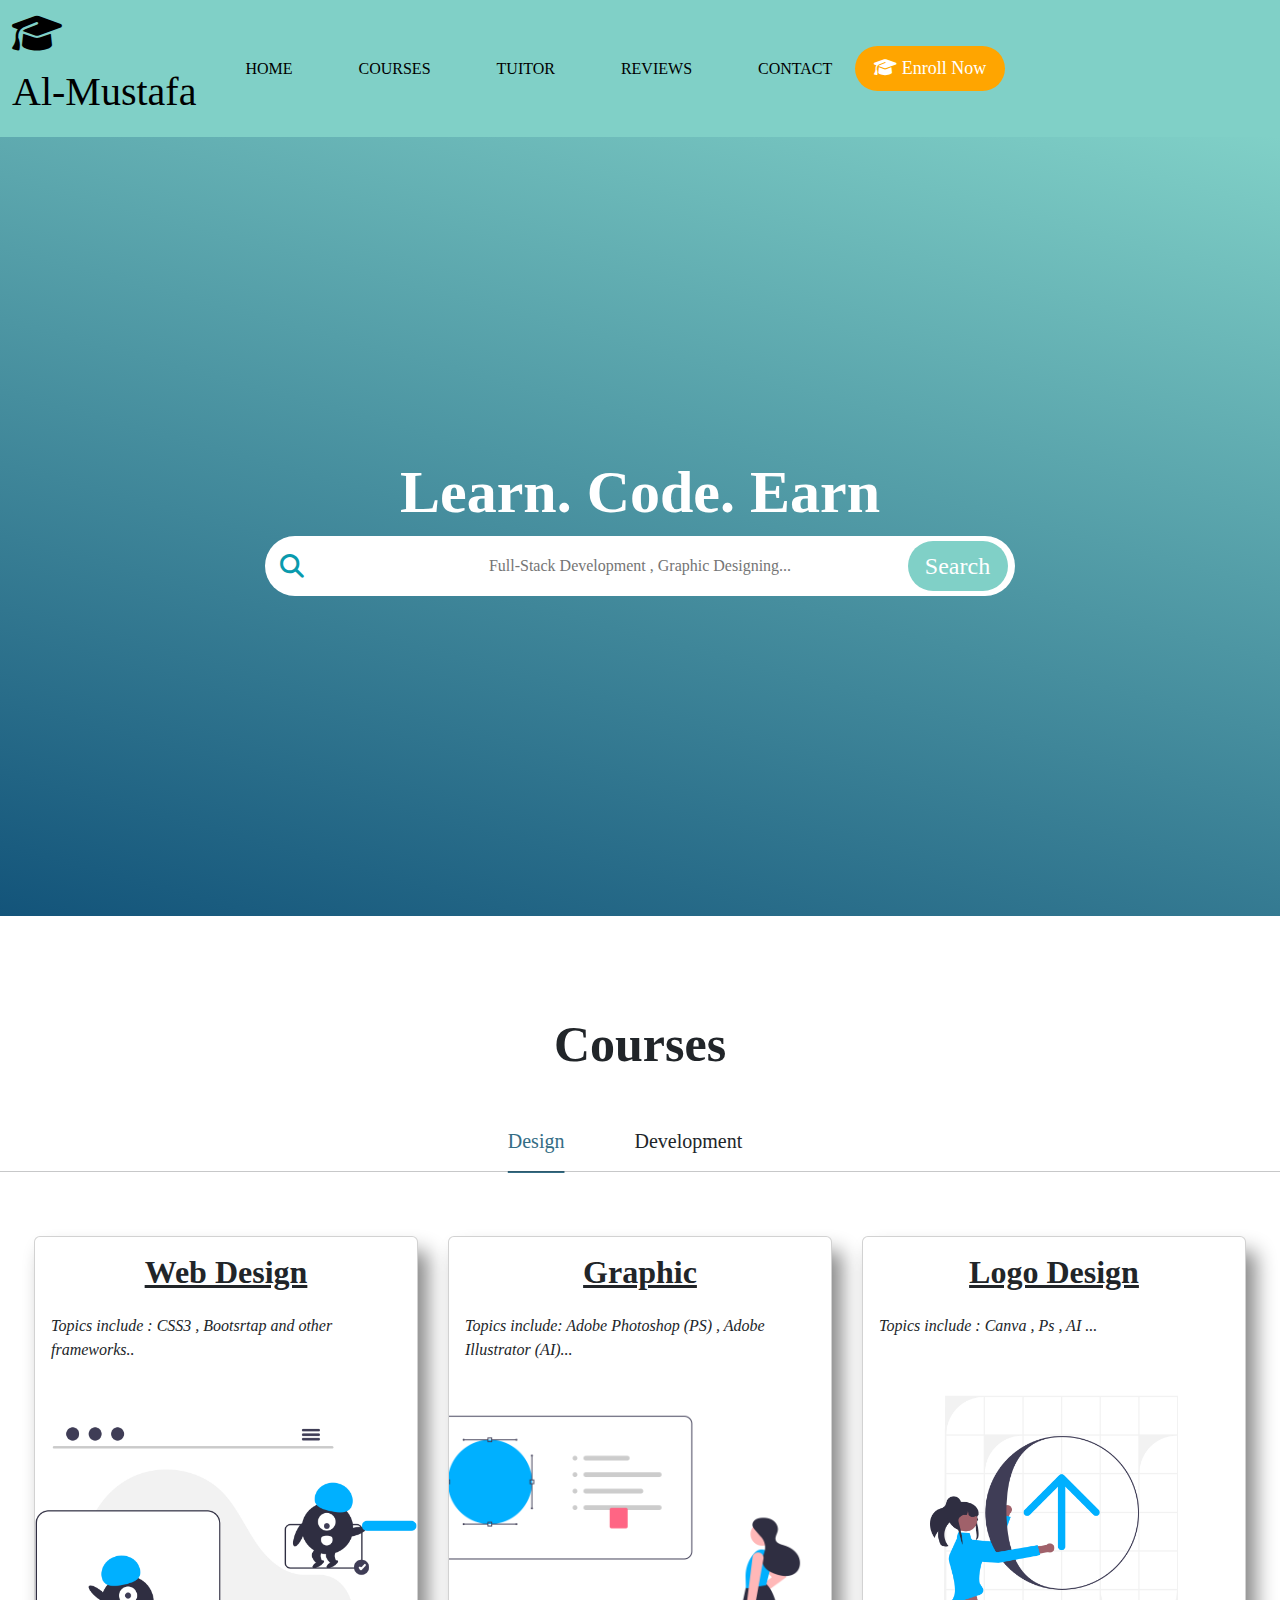
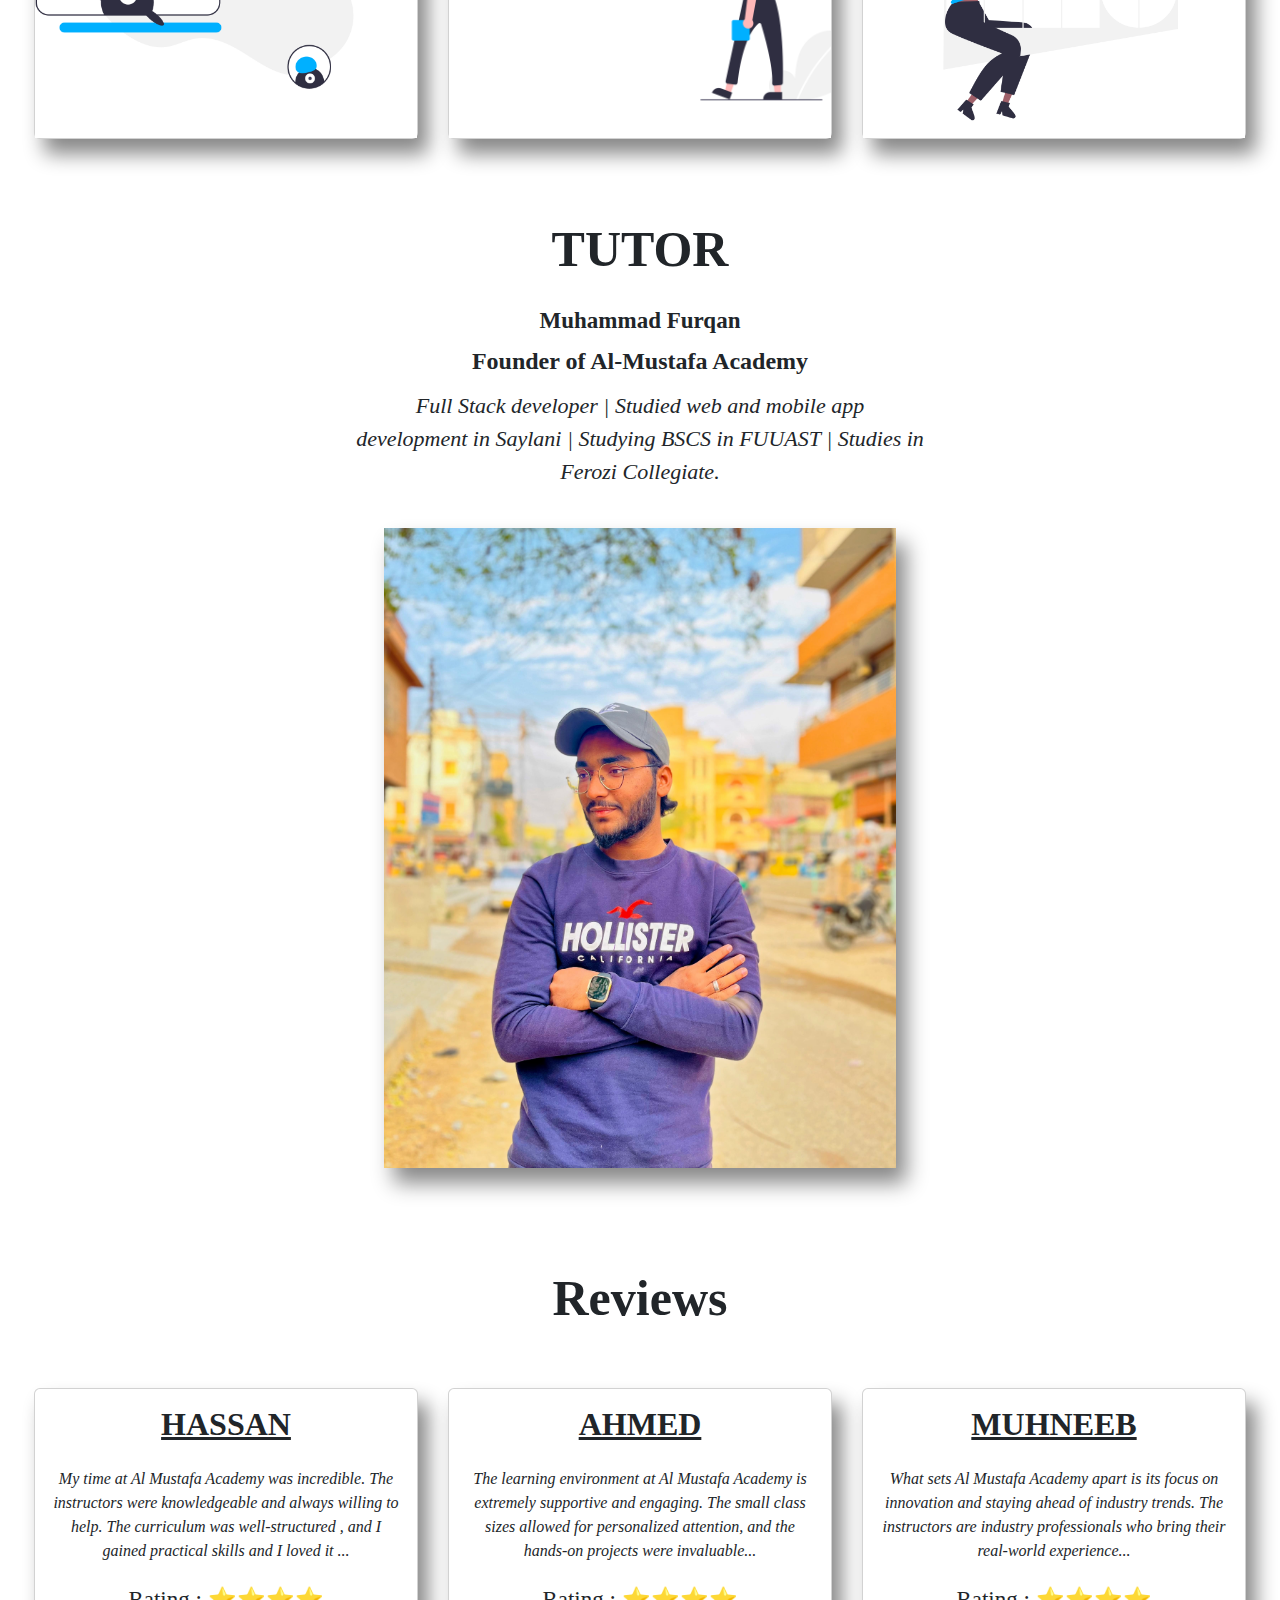
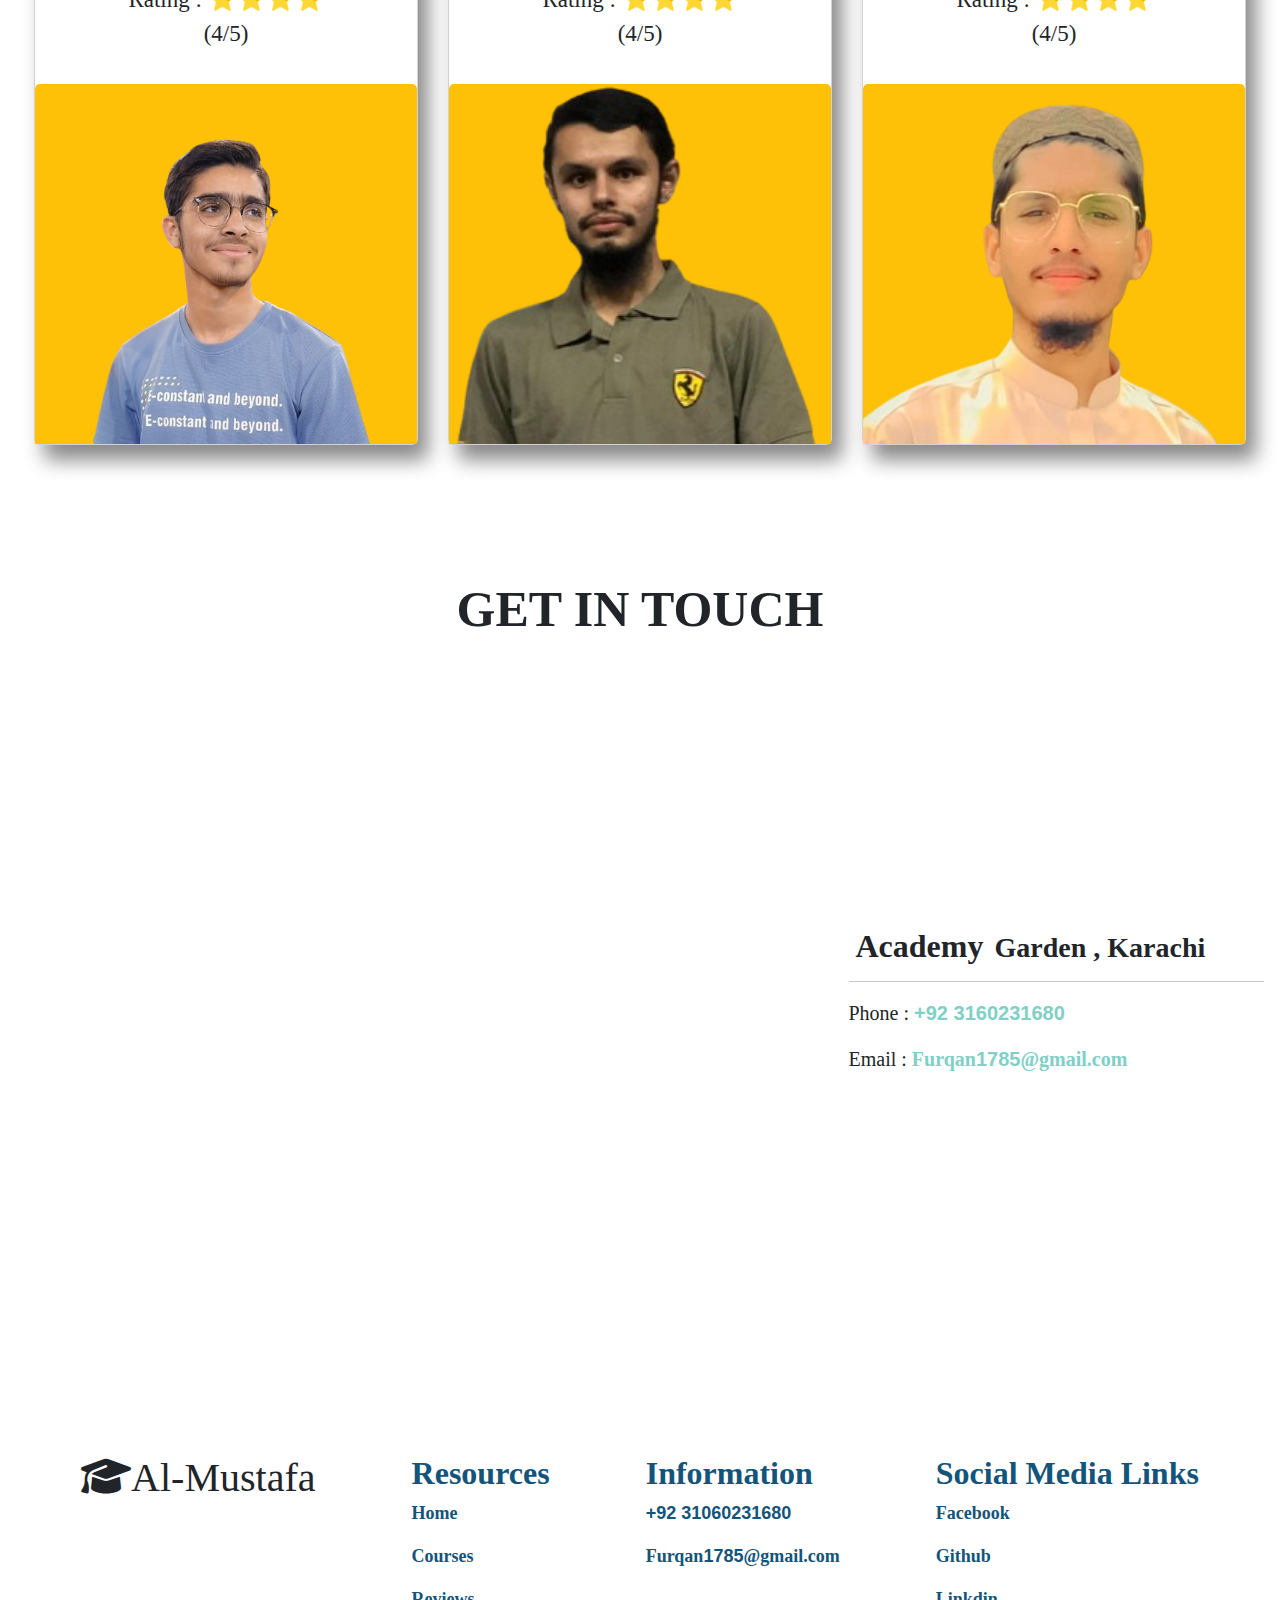
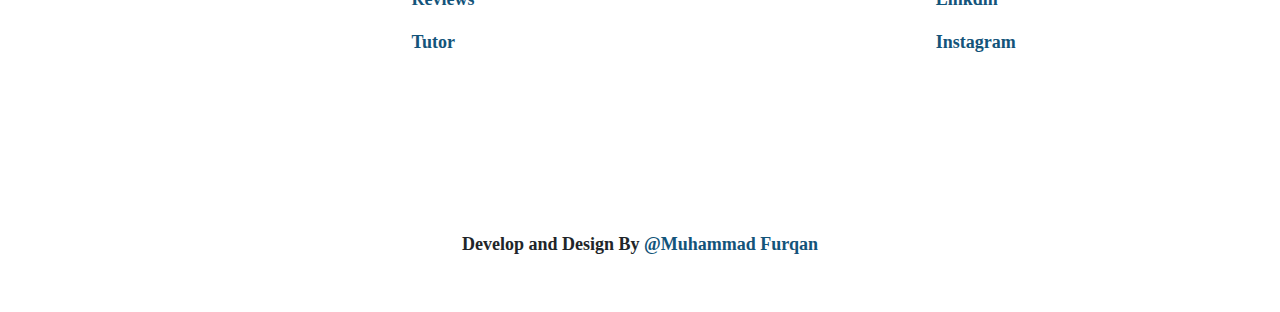
<file: index.html>
<!DOCTYPE html>
<html lang="en">

<head>
    <meta charset="UTF-8">
    <meta name="viewport" content="width=device-width, initial-scale=1.0">
    <title>Al-Mustafa Academy</title>
    <link rel="stylesheet" href="https://cdn.jsdelivr.net/npm/bootstrap@5.3.3/dist/css/bootstrap.min.css">
    <link rel="stylesheet" href="style.css">
    <link rel="stylesheet" href="https://cdnjs.cloudflare.com/ajax/libs/font-awesome/6.7.2/css/all.min.css"
        integrity="sha512-Evv84Mr4kqVGRNSgIGL/F/aIDqQb7xQ2vcrdIwxfjThSH8CSR7PBEakCr51Ck+w+/U6swU2Im1vVX0SVk9ABhg=="
        crossorigin="anonymous" referrerpolicy="no-referrer" />
</head>

<body>

    <!-- navbar -->


    <nav class="navbar navbar-expand-lg subcontainer">
        <div class="container-fluid container1">
            <a class="navbar-brand" href="#">
                <i id="logo" class="fa-solid fa-graduation-cap"></i>
                <h1>Al-Mustafa</h1>
            </a>
            <div class="collapse navbar-collapse" id="navbarText">
                <ul class="navbar-nav mb-2 mb-lg-0">

                    <li class="nav-item navli">
                        <a class="nav-link active" aria-current="page" href="#">HOME</a>
                    </li>

                    <li class="nav-item navli">
                        <a class="nav-link active" aria-current="page" href="#">COURSES</a>
                    </li>

                    <li class="nav-item navli">
                        <a class="nav-link active" aria-current="page" href="#">TUITOR</a>
                    </li>

                    <li class="nav-item navli">
                        <a class="nav-link active" aria-current="page" href="#">REVIEWS</a>
                    </li>

                    <li class="nav-item navli">
                        <a class="nav-link active" aria-current="page" href="#">CONTACT</a>
                    </li>

                </ul>
                <span class="navbar-text">
                    <button id="button1">
                        <i class="fa-solid fa-graduation-cap"></i>
                        Enroll Now
                    </button>
                </span>
            </div>
        </div>
    </nav>

    <!-- Section 1 -->

    <section class="header">
        <div class="head">
            <h1 id="headerh1">Learn. Code. Earn</h1>
        </div>

        <div class="search-container">
            <i id="logo2" class="fas fa-search"></i>
            <input type="text" placeholder="Full-Stack Development , Graphic Designing..." class="search-input">
            <button class="searchbutton">
                Search
            </button>
        </div>
    </section> <br> <br>


    <!-- COURSES -->

    <div class="courses">
        <h1 id="courseh1">Courses</h1>
        <br>
        <div class="course-p">
            <p id="first">Design</p>
            <p id="second">Development</p>
        </div>
    </div>
    <hr id="hr"> <br><br>

    <!-- Cards -->

    <div class="cardsparent">
        <div class="card">
            <div class="card-body">
                <h2 class="card-title">Web Design</h2>
                <p class="card-text">Topics include : CSS3 , Bootsrtap and other frameworks..</p>
            </div>
            <img src="images/card-1.png" class="card-img-top" alt="Img not found">
        </div>

        <div class="card">
            <div class="card-body">
                <h2 class="card-title">Graphic</h2>
                <p class="card-text">Topics include: Adobe Photoshop (PS) , Adobe Illustrator (AI)...
                </p>
            </div>
            <img src="images/card-2.png" class="card-img-top" alt="Img not found">
        </div>

        <div class="card">
            <div class="card-body">
                <h2 class="card-title">Logo Design</h2>
                <p class="card-text">Topics include : Canva , Ps , AI ...
                </p>
            </div>
            <img src="images/card-3.png" class="card-img-top" alt="Img not found">
        </div>
    </div>


    <!-- Tutor -->

    <div class="tutorparent">
        <h1 class="tutorh1">TUTOR</h1>
        <h3 class="tutorh3">Muhammad Furqan</h3>
        <h4 class="tutorh4">Founder of Al-Mustafa Academy</h4>
        <p class="tutorp">Full Stack developer | Studied web and mobile app <br>
            development in Saylani | Studying BSCS in FUUAST | Studies in <br>
            Ferozi Collegiate.
        </p> <br>
        <img class="tutorimg" src="./images/WhatsApp Image 2025-01-13 at 16.41.35_6287d6f5.jpg" alt="img not found">
    </div>


    <!-- Reviews -->


    <div class="heading">
        <h1>Reviews</h1>
    </div>

    <div class="reviews">
        <div class="card">
            <div class="card-body">
                <h2 class="card-title">HASSAN</h2>
                <p class="card-text ratep">My time at Al Mustafa Academy was incredible. The instructors were
                    knowledgeable and always willing to help. The curriculum was well-structured , and I gained
                    practical skills and I loved it ...</p>
                <P class="rate">Rating : ⭐⭐⭐⭐ <br> (4/5)</P>
            </div>
            <img src="images/Hassaan.png" class="card-img-top" alt="Img not found">
        </div>

        <div class="card">
            <div class="card-body">
                <h2 class="card-title">AHMED</h2>
                <p class="card-text ratep">The learning environment at Al Mustafa Academy is extremely supportive and
                    engaging. The small class sizes allowed for personalized attention, and the hands-on projects were
                    invaluable...</p>
                <P class="rate">Rating : ⭐⭐⭐⭐ <br> (4/5)</P>
            </div>
            <img src="images/ahmed.png" class="card-img-top" alt="Img not found">
        </div>

        <div class="card">
            <div class="card-body">
                <h2 class="card-title">MUHNEEB</h2>
                <p class="card-text ratep">What sets Al Mustafa Academy apart is its focus on innovation and staying
                    ahead of industry trends. The instructors are industry professionals who bring their real-world
                    experience...</p>
                <P class="rate">Rating : ⭐⭐⭐⭐ <br> (4/5)</P>
            </div>
            <img src="images/muneeb.png" class="card-img-top" alt="Img not found">
        </div>
    </div> <br>

    <!-- Get into Touch -->

    <div class="get">
        <h1>GET IN TOUCH</h1>
    </div>

    <div class="getin">
        <div class="map">
            <iframe class="map1"
                src="https://www.google.com/maps/embed?pb=!1m18!1m12!1m3!1d28943.6885340104!2d67.05680849235017!3d24.933396203437!2m3!1f0!2f0!3f0!3m2!1i1024!2i768!4f13.1!3m3!1m2!1s0x3eb33f60a0781265%3A0x2befaba123014ab1!2sSMIT%20Gulshan%20Campus!5e0!3m2!1sen!2s!4v1736777417597!5m2!1sen!2s"
                width="600" height="450" style="border:0;" allowfullscreen="" loading="lazy"
                referrerpolicy="no-referrer-when-downgrade"></iframe>
        </div>

        <div class="address">
            <h2 class="addressh">Academy</h2>
            <h3 class="addressh">Garden , Karachi</h3>
            <hr>
            <div class="addressdiv">
                <p>Phone : <span class="addressp"><span class="no">+92 3160231680</span></span></p>
                <p>Email : <a
                        href="https://mail.google.com/mail/?view=cm&fs=1&to=mf6065105@gmail.com&su=Hello&body=I%20want%20to%20contact%20you."
                        target="_blank"><span class="addressp">Furqan<span class="no">1785</span>@gmail.com</span></a>
                </p>
            </div>
        </div>

    </div>


    <!-- Footer -->

    <div class="footer">
        <div class="footerlogo">
            <h1><i id="footerlogo" class="fa-solid fa-graduation-cap"></i>Al-Mustafa</i></h1>
        </div>

        <div class="footerbody">
            <h2>Resources</h2>
            <p>Home</p>
            <p>Courses</p>
            <p>Reviews</p>
            <p>Tutor</p>
        </div>

        <div class="footerbody">
            <h2>Information</h2>
            <p><a href="tel:+923053277220"><span class="no">+92 31060231680</span></a></p>
            <p><a class="email"
                    href="mailto:mf6065105@gmail.com@gmail.com?subject=Hello&body=I want to contact you.">Furqan<span
                        class="no">1785</span>@gmail.com</a></p>
        </div>

        <div class="footerbody">
            <h2>Social Media Links</h2>
            <p><a href="https://www.facebook.com/profile.php?id=100027537503698" target="_blank"
                    rel="noopener noreferrer">Facebook</a></p>
            <p><a href="https://github.com/Furqan2710" target="_blank" rel="noopener noreferrer">Github</a></p>
            <p><a href="https://www.linkedin.com/in/muhammad-furqan-612606286/" target="_blank"
                    rel="noopener noreferrer">Linkdin</a></p>
            <p><a href="https://www.instagram.com/m_furqan10/" target="_blank" rel="noopener noreferrer">Instagram</a>
            </p>
        </div>
    </div>

    <div class="end">
        Develop and Design By <span class="portfolio"><a href="">@Muhammad Furqan</span>
    </div>


    <script src="https://cdn.jsdelivr.net/npm/bootstrap@5.3.3/dist/js/bootstrap.bundle.min.js"></script>
</body>

</html>
</file>
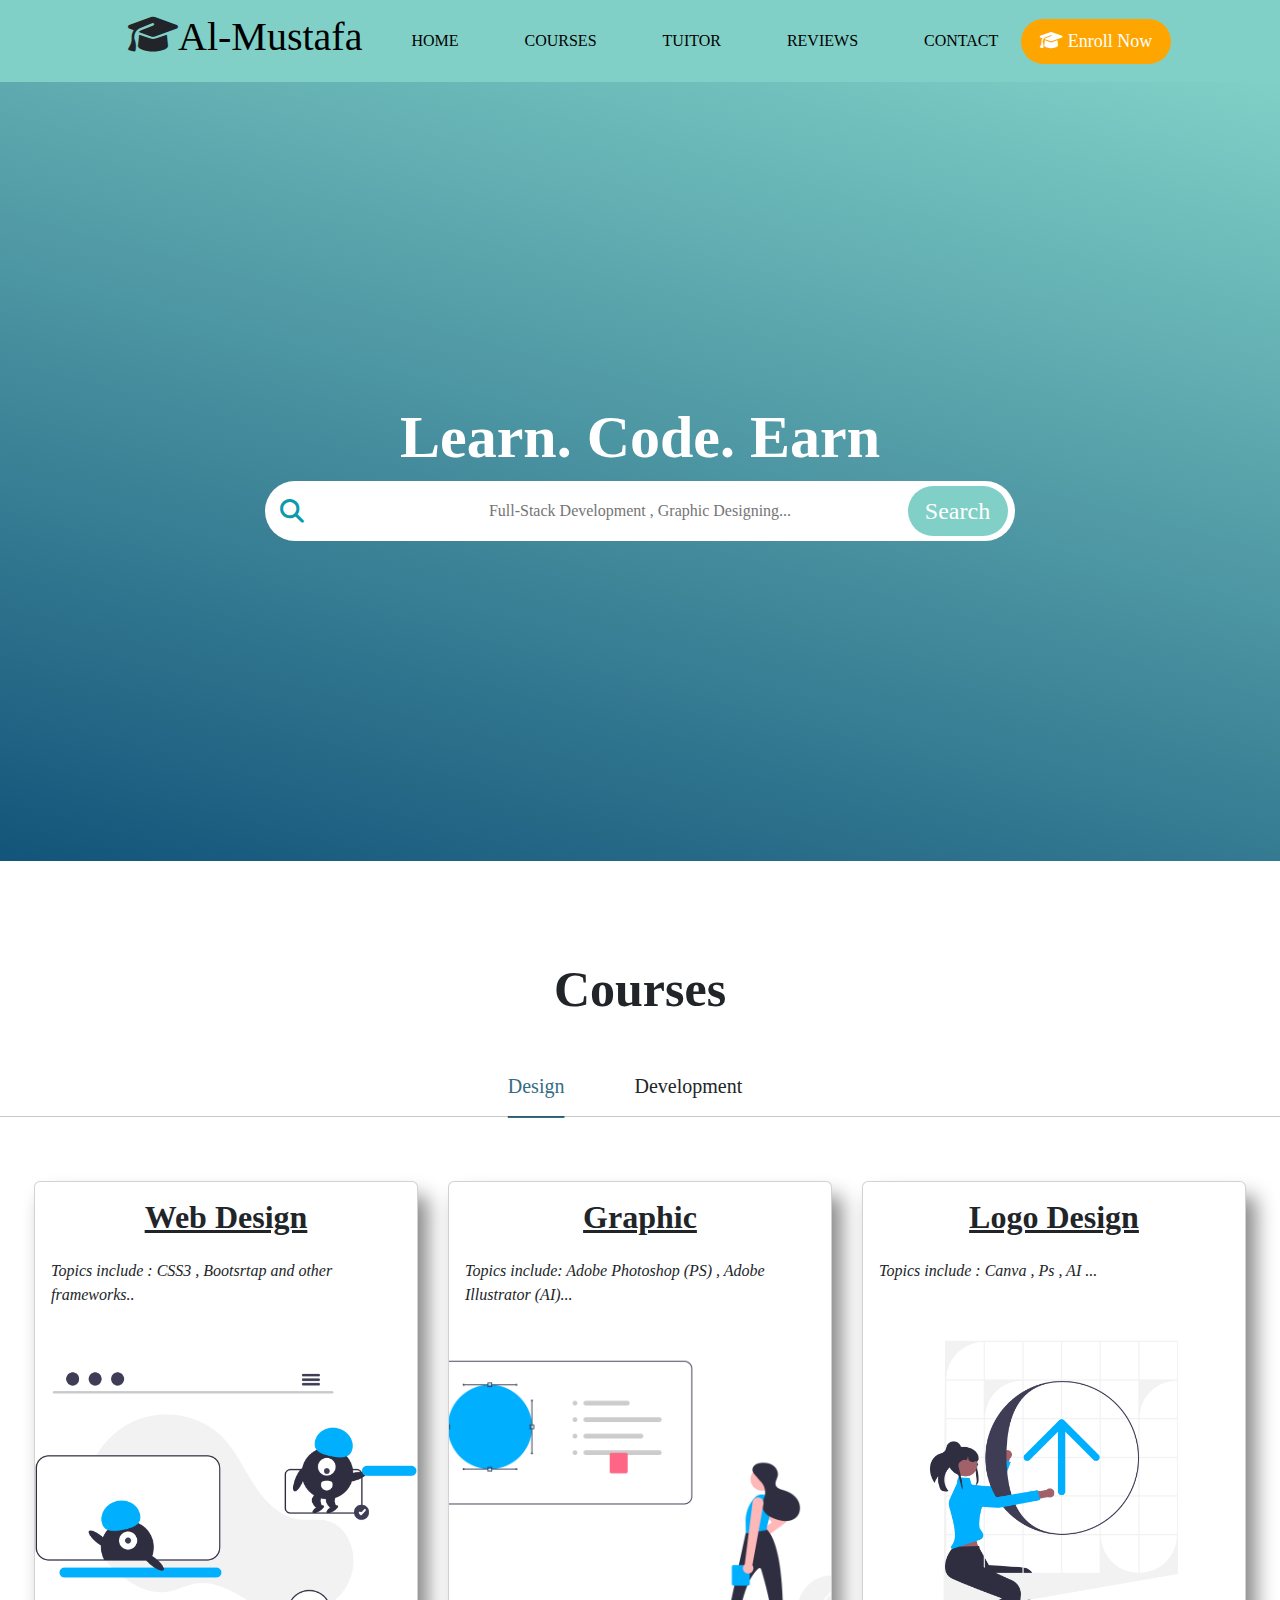
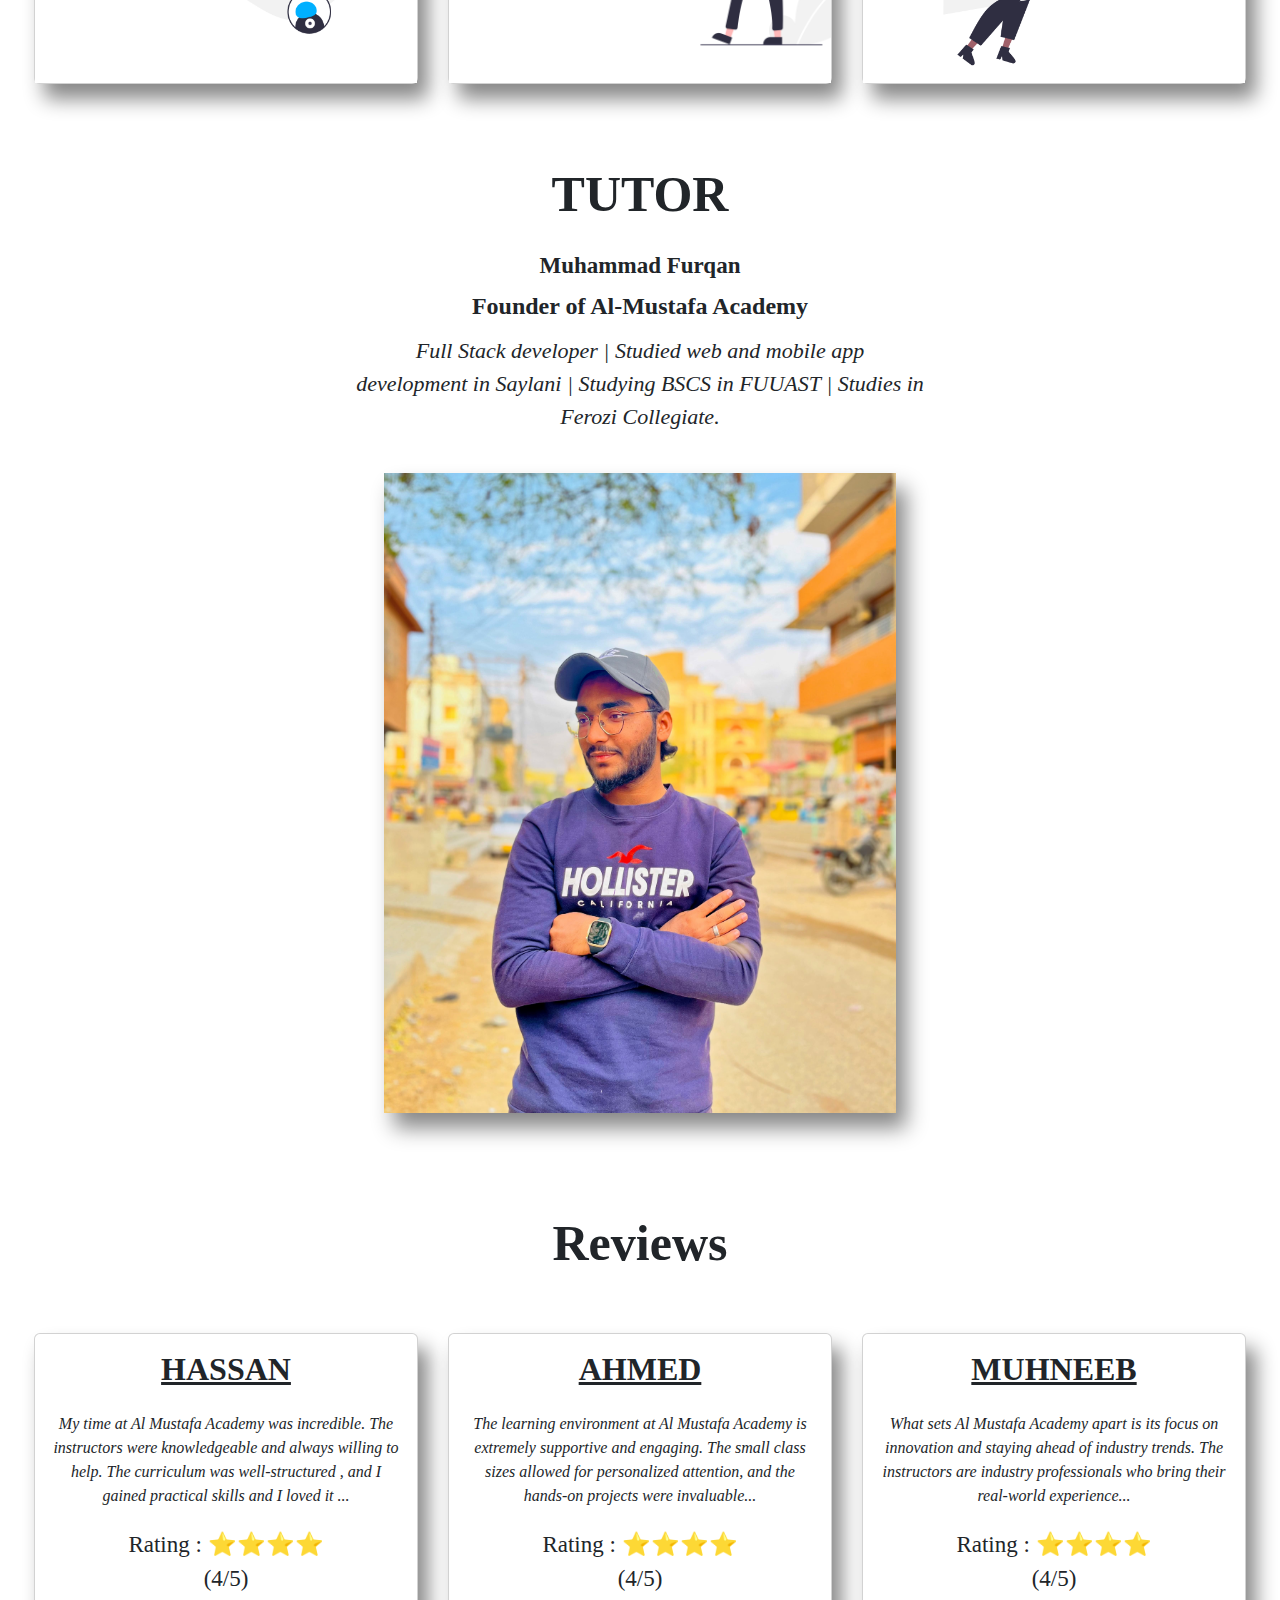
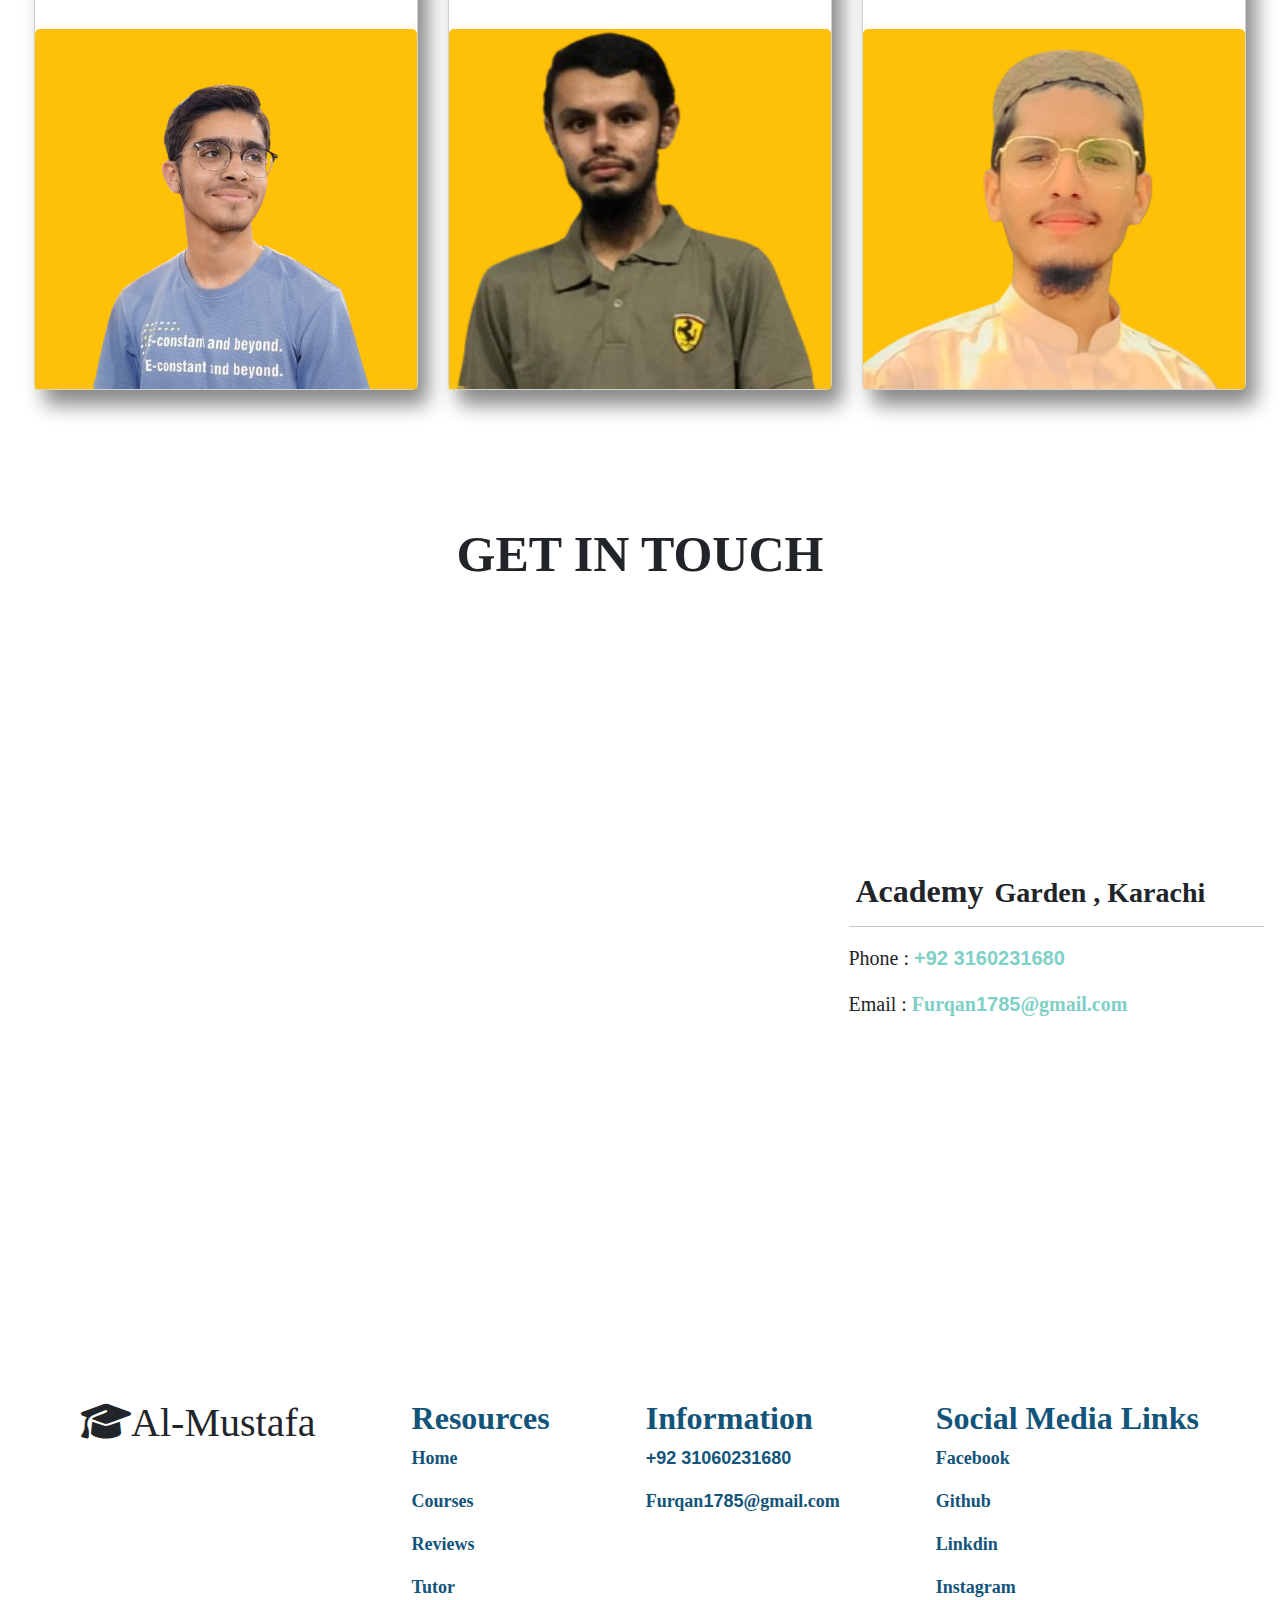
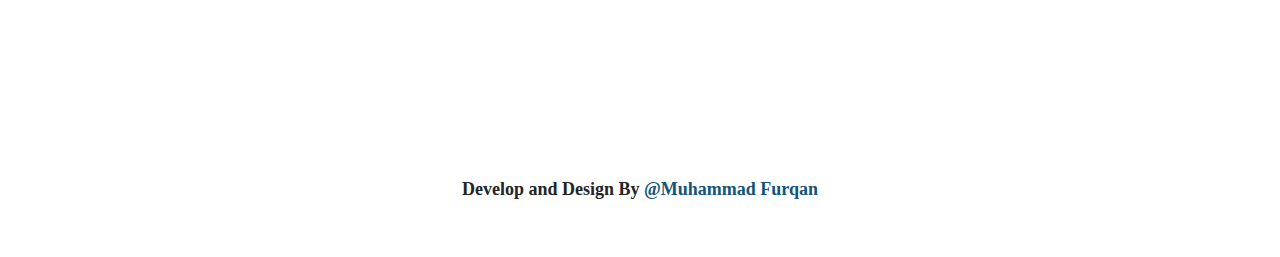
<file: Al-Mustafa Academy/index.html>
<!DOCTYPE html>
<html lang="en">
<head>
    <meta charset="UTF-8">
    <meta name="viewport" content="width=device-width, initial-scale=1.0">
    <title>Al-Mustafa Academy</title>
    <link rel="stylesheet" href="https://cdn.jsdelivr.net/npm/bootstrap@5.3.3/dist/css/bootstrap.min.css">
    <link rel="stylesheet" href="style.css">
    <link rel="stylesheet" href="https://cdnjs.cloudflare.com/ajax/libs/font-awesome/6.7.2/css/all.min.css" integrity="sha512-Evv84Mr4kqVGRNSgIGL/F/aIDqQb7xQ2vcrdIwxfjThSH8CSR7PBEakCr51Ck+w+/U6swU2Im1vVX0SVk9ABhg==" crossorigin="anonymous" referrerpolicy="no-referrer" />
</head>
<body>

    <!-- navbar -->

    
    <nav class="navbar navbar-expand-lg subcontainer">
        <div class="container-fluid container1">
          <i id="logo" class="fa-solid fa-graduation-cap"></i>
          <a class="navbar-brand"href="#"><h1>Al-Mustafa</h1></a>
          <button class="navbar-toggler" type="button" data-bs-toggle="collapse" data-bs-target="#navbarText" aria-controls="navbarText" aria-expanded="false" aria-label="Toggle navigation">
            <span class="navbar-toggler-icon"></span>
          </button>
           <div class="collapse navbar-collapse" id="navbarText">
                <ul class="navbar-nav me-auto mb-2 mb-lg-0">

                    <li class="nav-item navli">
                     <a class="nav-link active" aria-current="page" href="#">HOME</a>
                    </li>
                    
                    <li class="nav-item navli">
                        <a class="nav-link active" aria-current="page" href="#">COURSES</a>
                    </li>
                       
                    <li class="nav-item navli">
                        <a class="nav-link active" aria-current="page" href="#">TUITOR</a>
                    </li>
                       
                    <li class="nav-item navli">
                        <a class="nav-link active" aria-current="page" href="#">REVIEWS</a>
                    </li>
                       
                    <li class="nav-item navli">
                        <a class="nav-link active" aria-current="page" href="#">CONTACT</a>
                    </li>

                </ul>
                <span class="navbar-text">
                  <button id="button1">
                    <i class="fa-solid fa-graduation-cap"></i>
                    Enroll Now
                  </button>
                </span>
          </div>
       </div>
   </nav>

    <!-- Section 1 -->
 
    <section class="header">
        <div class="head">
            <h1 id="headerh1">Learn. Code. Earn</h1>
       </div>

        <div class="search-container"> 
            <i id="logo2" class="fas fa-search"></i>
            <input type="text" placeholder="Full-Stack Development , Graphic Designing..." class="search-input">
            <button class="searchbutton">
                Search
            </button>
        </div>
   </section> <br> <br>

   
   <!-- COURSES -->

    <div class="courses">
        <h1 id="courseh1">Courses</h1>
        <br>
        <div class="course-p">
            <p id="first">Design</p>
            <p id="second">Development</p>
        </div>
    </div>
    <hr id="hr"> <br><br>

    <!-- Cards -->

    <div class="cardsparent">
        <div class="card">
            <div class="card-body">
              <h2 class="card-title">Web Design</h2>
              <p class="card-text">Topics include : CSS3 , Bootsrtap and other frameworks..</p>
            </div>
            <img src="images/card-1.png" class="card-img-top" alt="Img not found">
        </div>

        <div class="card">
            <div class="card-body">
              <h2 class="card-title">Graphic</h2>
              <p class="card-text">Topics include: Adobe Photoshop (PS) , Adobe Illustrator (AI)...
              </p>
            </div>
            <img src="images/card-2.png" class="card-img-top" alt="Img not found">
        </div>

        <div class="card">
            <div class="card-body">
              <h2 class="card-title">Logo Design</h2>
              <p class="card-text">Topics include : Canva , Ps , AI ...
              </p>
            </div>
            <img src="images/card-3.png" class="card-img-top" alt="Img not found">
        </div>
    </div>


    <!-- Tutor -->

    <div class="tutorparent">
        <h1 class="tutorh1">TUTOR</h1>
        <h3 class="tutorh3">Muhammad Furqan</h3>
        <h4 class="tutorh4">Founder of Al-Mustafa Academy</h4>
        <p class="tutorp">Full Stack developer | Studied web and mobile app <br>
            development in Saylani | Studying BSCS in FUUAST | Studies in <br>
            Ferozi Collegiate.
        </p> <br>
        <img class="tutorimg" src="./images/WhatsApp Image 2025-01-13 at 16.41.35_6287d6f5.jpg" alt="img not found">
    </div>


    <!-- Reviews -->


    <div class="heading">
        <h1>Reviews</h1>
    </div>

    <div class="reviews">
        <div class="card">
            <div class="card-body">
              <h2 class="card-title">HASSAN</h2>
              <p class="card-text ratep">My time at Al Mustafa Academy was incredible. The instructors were knowledgeable and always willing to help. The curriculum was well-structured , and I gained practical skills and I loved it ...</p>
              <P class="rate">Rating : ⭐⭐⭐⭐ <br> (4/5)</P>
            </div>
            <img src="images/Hassaan.png" class="card-img-top" alt="Img not found">
        </div>

        <div class="card">
            <div class="card-body">
              <h2 class="card-title">AHMED</h2>
              <p class="card-text ratep">The learning environment at Al Mustafa Academy is extremely supportive and engaging. The small class sizes allowed for personalized attention, and the hands-on projects were invaluable...</p>
              <P class="rate">Rating : ⭐⭐⭐⭐ <br> (4/5)</P>
            </div>
            <img src="images/ahmed.png" class="card-img-top" alt="Img not found">
        </div>

        <div class="card">
            <div class="card-body">
              <h2 class="card-title">MUHNEEB</h2>
              <p class="card-text ratep">What sets Al Mustafa Academy apart is its focus on innovation and staying ahead of industry trends. The instructors are industry professionals who bring their real-world experience...</p>
              <P class="rate">Rating : ⭐⭐⭐⭐ <br> (4/5)</P>
            </div>
            <img src="images/muneeb.png" class="card-img-top" alt="Img not found">
        </div>
    </div> <br>

    <!-- Get into Touch -->

    <div class="get">
        <h1>GET IN TOUCH</h1>
    </div>

    <div class="getin">
        <div class="map">
          <iframe class="map1" src="https://www.google.com/maps/embed?pb=!1m18!1m12!1m3!1d28943.6885340104!2d67.05680849235017!3d24.933396203437!2m3!1f0!2f0!3f0!3m2!1i1024!2i768!4f13.1!3m3!1m2!1s0x3eb33f60a0781265%3A0x2befaba123014ab1!2sSMIT%20Gulshan%20Campus!5e0!3m2!1sen!2s!4v1736777417597!5m2!1sen!2s" width="600" height="450" style="border:0;" allowfullscreen="" loading="lazy" referrerpolicy="no-referrer-when-downgrade"></iframe>
       </div>

        <div class="address">
            <h2 class="addressh">Academy</h2>
            <h3 class="addressh">Garden , Karachi</h3>
            <hr>
            <div class="addressdiv">
              <p>Phone : <span class="addressp"><span class="no">+92 3160231680</span></span></p>
              <p>Email : <a href="https://mail.google.com/mail/?view=cm&fs=1&to=mf6065105@gmail.com&su=Hello&body=I%20want%20to%20contact%20you." target="_blank"><span class="addressp">Furqan<span class="no">1785</span>@gmail.com</span></a></p>
            </div>
        </div>
    
    </div>


    <!-- Footer -->

    <div class="footer">
        <div class="footerlogo">
            <h1><i id="footerlogo" class="fa-solid fa-graduation-cap"></i>Al-Mustafa</i></h1>
        </div>

        <div class="footerbody">
            <h2>Resources</h2>
            <p>Home</p>
            <p>Courses</p>
            <p>Reviews</p>
            <p>Tutor</p>
        </div>

        <div class="footerbody">
            <h2>Information</h2>
            <p><a href="tel:+923053277220"><span class="no">+92 31060231680</span></a></p>
            <p><a class="email" href="mailto:mf6065105@gmail.com@gmail.com?subject=Hello&body=I want to contact you.">Furqan<span class="no">1785</span>@gmail.com</a></p>
        </div>

        <div class="footerbody">
            <h2>Social Media Links</h2>
            <p><a href="https://www.facebook.com/profile.php?id=100027537503698" target="_blank" rel="noopener noreferrer">Facebook</a></p>
            <p><a href="https://github.com/Furqan2710" target="_blank" rel="noopener noreferrer">Github</a></p>
            <p><a href="https://www.linkedin.com/in/muhammad-furqan-612606286/" target="_blank" rel="noopener noreferrer">Linkdin</a></p>
            <p><a href="https://www.instagram.com/m_furqan10/" target="_blank" rel="noopener noreferrer">Instagram</a></p>
        </div>
    </div>

    <div class="end">
        Develop and Design By <span class="portfolio"><a href="">@Muhammad Furqan</span>
    </div>

    
    <script src="https://cdn.jsdelivr.net/npm/bootstrap@5.3.3/dist/js/bootstrap.bundle.min.js"></script>
</body>
</html>
</file>
<file: style.css>
#logo {
    width: 50px;
    /* height: 30px; */
    /* size: 90px; */
    font-size: 40px;
    margin-bottom: 15px;
    cursor: pointer;
    /* background-color: black; */
}

body {
    /* font-family:'Times New Roman', Times, serif; */
    font-family: Georgia, 'Times New Roman', Times, serif;
    /* background-color: rgb(108, 209, 223 ; */
    /* background-color: rgb(108, 209, 223); */
}

.subcontainer {
    background-color: #80d0c7;
    /* position: sticky; */
    position: sticky !important;
    z-index: 1 !important;
    display: flex;
}


#button1 {
    width: 150px;
    height: 45px;
    border-radius: 25px;
    border: none;
    background-color: orange;
    color: white;
    font-size: large;
    margin-left: -10px;
}

#button1:hover {
    color: black !important;
    transition: 0.7s;
}

.navli {
    /* background-color: blue; */
    margin: 0 25px;
    /* color: white !important; */
}

.nav-link:hover {
    color: white !important;
    /* background-color: aqua; */
    transition: 0.7s;
}


/* section1 */

section {
    /* background-color:rgb(52, 109, 133) ; */
    height: 86.5vh;
    background-image: linear-gradient(15deg, #13547a 0%, #80d0c7 100%);
    display: flex;
    align-items: center;
    justify-content: center;
    flex-direction: column;
}

.head {
    /* background-color: aqua; */
    display: flex;
    justify-content: center;
}


#headerh1 {
    /* background-color: aqua; */
    display: flex;
    justify-content: center;
    font-size: 60px;
    /* margin-top: 13%; */
    color: white;
    font-weight: bold;
    text-align: center;
}

.search-container {
    /* background-color: aqua; */
    width: 750px;
    /* margin: auto; */
    display: flex;
    justify-content: center;
    align-items: center;
    position: relative;
}

.search-input {
    border: none;
    border-radius: 30px;
    width: 100%;
    height: 60px;
    text-align: center;
    /* position: relative; */
}

.searchbutton {
    border: none;
    border-radius: 30px;
    width: 100px;
    height: 50px;
    position: absolute;
    right: 1%;
    background-color: #80d0c7;
    color: white;
    font-size: x-large;
    /* margin-top: 5px; */
    /* text-align: end; */
    /* margin-left: 49%; */
}

#logo2 {
    position: absolute;
    left: 2%;
    top: 30%;
    color: rgb(9, 154, 173);
    /* margin-right: 54%; */
    font-size: x-large;
    /* margin-top: 16px; */
    z-index: 10;
    /* margin-left: 2px; */
}

.courses {
    /* background-color: aqua; */
    text-align: center;
    display: flex;
    justify-content: center;
    margin-top: 50px;
    align-items: center;
    flex-direction: column;
}

#courseh1 {
    font-size: 50px;
    font-weight: bold;
    /* text-decoration: underline; */
}

.course-p {
    display: flex;
    /* flex-direction: row; */
    margin: 20px;
}

#first {
    font-size: 20px;
    margin: 0 20px;
    text-decoration: underline;
    text-underline-offset: 23px;
    cursor: pointer;
    color: rgb(52, 109, 133);
}



#second {
    font-size: 20px;
    margin: 0 50px;
    /* text-decoration: underline; */
    text-underline-offset: 23px;
    cursor: pointer;
    /* color:rgb(52, 109, 133) ; */
}

#second:hover {
    color: rgb(52, 109, 133);
    text-decoration: underline;
}


#hr {
    margin-top: -5px;

}


.cardsparent {
    /* background-color: aqua; */
    display: flex;
    flex-wrap: wrap;
    /* height: 60vh; */
    justify-content: center;
    /* margin: 0 50px; */
    /* border: 2px solid black; */
}


.card {
    /* background-color: aqua; */
    margin: 0 15px;
    /* border: 1px solid black; */
    width: max(300px, 30%);
    cursor: pointer;
    box-shadow: 10px 15px 20px rgb(136, 136, 136);
}

.card:hover {
    transform: translateY(-8px);
    transition: 0.5s;
}

.card-img-top {
    height: 40vh;
    object-fit: cover;
}


.card-title {
    /* background-color: aqua; */
    font-weight: bold;
    text-align: center;
    text-decoration: underline;
    /* line-height: -20px; */
}

.card-text {
    /* background-color: aqua; */
    padding-top: 15px;
    font-style: italic;
}


.tutorparent {
    text-align: center;
    display: flex;
    margin-top: 5em;
    flex-direction: column;
}


.tutorh1 {
    font-weight: bold;
    font-size: 50px;
}

.tutorh3 {
    font-weight: bold;
    font-size: 23px;
    /* color: darkgray; */
    margin-top: 20px;
}

.tutorh4 {
    font-weight: bold;
    margin-top: 5px;
}


.tutorp {
    /* background-color: aqua; */
    /* text-align:center; */
    /* width: 30%; */
    text-align: center;
    margin-top: 5px;
    font-size: 22px;
    font-style: italic;
}


.tutorimg {
    width: 40%;
    /* height: 100vh; */
    /* margin-top: 30px; */
    margin: auto;
    box-shadow: 10px 15px 20px rgb(136, 136, 136);
}


.heading h1 {
    font-size: 50px;
    font-weight: bold;
    /* background-color: aqua; */
    margin-top: 100px;
    display: flex;
    justify-content: center;
}


.reviews {
    display: flex;
    justify-content: center;
    margin-top: 60px;
}


.rate {
    text-align: center;
    margin-top: 20px;
    font-size: 23px;
}


.ratep {
    text-align: center;
}

.get h1 {
    font-size: 50px;
    font-weight: bold;
    text-align: center;
    margin-top: 110px;
}

.map {
    /* margin-top: 50px; */
    height: 60vh;
    width: 70%;
    text-align: center;
    /* background-color: aqua; */
}

.map1 {
    height: 100%;
    width: 90%;
}


.getin {
    display: flex;
    justify-content: center;
    align-items: center;
    margin-top: 100px;
    width: 100%;
}

.address {
    /* margin-top: 100px; */
    /* margin: 15px 20px; */
    width: 415px;
}


.addressh {
    font-weight: bold;
}

.addressp {
    color: #80d0c7;
    font-weight: bold;
    cursor: pointer;
}

.addressdiv {
    font-size: 20px;
}

.addressdiv p a{
    text-decoration: none;
}

.no{
    font-family: 'Franklin Gothic Medium', 'Arial Narrow', Arial, sans-serif;
}

.footer {
    margin-top: 10em;
    display: flex;
    justify-content: space-evenly;
}
.footer > div{
    margin: 15px;
}
.footerbody h2 {
    /* background-color: aqua; */
    color: #13547a;
    cursor: pointer;
    font-weight: bold;
}

.footerbody p {
    color: #13547a;
    cursor: pointer;
    font-weight: bold;
    font-size: large;
}

.footerbody p:hover, .addressp:hover {
    color: black !important;
    transition: 0.5s;
}


.end {
    text-align: center;
    margin-top: 8em;
    margin-bottom: 3em;
    font-size: large;
    font-weight: bold;
    cursor: pointer;
}

.end span {
    color: #13547a;

}

.portfolio a, .footerbody p a{
    text-decoration: none;
    color: #13547a;
}
.portfolio a:hover , .footerbody p a:hover{
    color: black;
    cursor: pointer;
}

/* Media Query */


@media only screen and (max-width: 1400px) {
    .getin {
        /* flex-direction: column; */
        align-items: center;
    }

    .map {
        width: 65%;
    }

    .map1 {
        width: 90%;
    }

    .address {
        width: 415px;
        /* margin-right: 20px; */
    }

    .addressh {
        display: inline;
        margin-left: 7px;
    }

}




@media only screen and (max-width: 1200px) {
    .navli {
        margin: 0 2px;
        /* margin-left: 10px; */
    }

    #button1 {
        margin-left: 20px;
    }

    .getin {
        /* flex-direction: column; */
        align-items: center;
    }
    .footer{
        margin: 10em 20px 0px 20px;
    }
}

@media only screen and (max-width: 1000px) {
    .card {
        width: max(300px, 40%);
        margin: 10px;
    }
    .email{
        display: block;
        width: 200px;
        overflow-wrap: anywhere;
    }
}

@media only screen and (max-width: 850px) {
    .search-container {
        width: 80%;
    }

    .search-input {
        text-align: left;
        padding-left: 50px;
    }

    #headerh1 {
        font-size: 50px;
        margin-bottom: 30px;
    }
    .reviews{
        flex-wrap: wrap;
    }
    .getin{
        flex-direction: column;
    }
    .address{
        margin-top: 100px;
    }
    .map{
        width: 90%;
    }
}

@media only screen and (max-width: 800px) {
    .cardsparent {
        flex-direction: column;
        align-items: center;
    }

    .card {
        width: 80%;
    }
    .tutorimg{
        width: 60%;
    }
    .email{
        display: inline;
    }
    .footer{
        flex-direction: column;
        align-items: center;
        justify-content: center;
    }
    .footerbody{
        display: flex;
        flex-direction: column;
        align-self: center;
        text-align: center;
    }
    .footerbody h2, .footerlogo h1{
        font-size: 40px;
    }
    .footerbody p{
        font-size: 25px;
    }
    .end{
        margin-top: 3em;
    }
}

@media only screen and (max-width: 650px) {
    .search-container {
        width: 95%;
    }
    .search-input{
        font-size: 15px;
    }
}

@media only screen and (max-width: 500px) {
    .address{
        width: 80%;
    }
    .addressdiv{
        font-size: 15px;
    }
    .addressh{
        font-size: 20px;
    }
}
</file>
<file: Al-Mustafa Academy/style.css>
#logo {
    width: 50px;
    /* height: 30px; */
    /* size: 90px; */
    font-size: 40px;
    margin-bottom: 15px;
    cursor: pointer;
    /* background-color: black; */
}

.container1 {
    /* background-color: aqua; */
    padding: 0 10%;
}


body {
    /* font-family:'Times New Roman', Times, serif; */
    font-family: Georgia, 'Times New Roman', Times, serif;
    /* background-color: rgb(108, 209, 223 ; */
    /* background-color: rgb(108, 209, 223); */
}

.subcontainer {
    background-color: #80d0c7;
    /* position: sticky; */
    position: sticky !important;
    z-index: 1 !important;
    display: flex;
}


#button1 {
    width: 150px;
    height: 45px;
    border-radius: 25px;
    border: none;
    background-color: orange;
    color: white;
    font-size: large;
    margin-left: -10px;
}

#button1:hover {
    color: black !important;
    transition: 0.7s;
}

.navli {
    /* background-color: blue; */
    margin: 0 25px;
    /* color: white !important; */
}

.nav-link:hover {
    color: white !important;
    /* background-color: aqua; */
    transition: 0.7s;
}


/* section1 */

section {
    /* background-color:rgb(52, 109, 133) ; */
    height: 86.5vh;
    background-image: linear-gradient(15deg, #13547a 0%, #80d0c7 100%);
    display: flex;
    align-items: center;
    justify-content: center;
    flex-direction: column;
}

.head {
    /* background-color: aqua; */
    display: flex;
    justify-content: center;
}


#headerh1 {
    /* background-color: aqua; */
    display: flex;
    justify-content: center;
    font-size: 60px;
    /* margin-top: 13%; */
    color: white;
    font-weight: bold;
    text-align: center;
}

.search-container {
    /* background-color: aqua; */
    width: 750px;
    /* margin: auto; */
    display: flex;
    justify-content: center;
    align-items: center;
    position: relative;
}

.search-input {
    border: none;
    border-radius: 30px;
    width: 100%;
    height: 60px;
    text-align: center;
    /* position: relative; */
}

.searchbutton {
    border: none;
    border-radius: 30px;
    width: 100px;
    height: 50px;
    position: absolute;
    right: 1%;
    background-color: #80d0c7;
    color: white;
    font-size: x-large;
    /* margin-top: 5px; */
    /* text-align: end; */
    /* margin-left: 49%; */
}

#logo2 {
    position: absolute;
    left: 2%;
    top: 30%;
    color: rgb(9, 154, 173);
    /* margin-right: 54%; */
    font-size: x-large;
    /* margin-top: 16px; */
    z-index: 10;
    /* margin-left: 2px; */
}

.courses {
    /* background-color: aqua; */
    text-align: center;
    display: flex;
    justify-content: center;
    margin-top: 50px;
    align-items: center;
    flex-direction: column;
}

#courseh1 {
    font-size: 50px;
    font-weight: bold;
    /* text-decoration: underline; */
}

.course-p {
    display: flex;
    /* flex-direction: row; */
    margin: 20px;
}

#first {
    font-size: 20px;
    margin: 0 20px;
    text-decoration: underline;
    text-underline-offset: 23px;
    cursor: pointer;
    color: rgb(52, 109, 133);
}



#second {
    font-size: 20px;
    margin: 0 50px;
    /* text-decoration: underline; */
    text-underline-offset: 23px;
    cursor: pointer;
    /* color:rgb(52, 109, 133) ; */
}

#second:hover {
    color: rgb(52, 109, 133);
    text-decoration: underline;
}


#hr {
    margin-top: -5px;

}


.cardsparent {
    /* background-color: aqua; */
    display: flex;
    flex-wrap: wrap;
    /* height: 60vh; */
    justify-content: center;
    /* margin: 0 50px; */
    /* border: 2px solid black; */
}


.card {
    /* background-color: aqua; */
    margin: 0 15px;
    /* border: 1px solid black; */
    width: max(300px, 30%);
    cursor: pointer;
    box-shadow: 10px 15px 20px rgb(136, 136, 136);
}

.card:hover {
    transform: translateY(-8px);
    transition: 0.5s;
}

.card-img-top {
    height: 40vh;
    object-fit: cover;
}


.card-title {
    /* background-color: aqua; */
    font-weight: bold;
    text-align: center;
    text-decoration: underline;
    /* line-height: -20px; */
}

.card-text {
    /* background-color: aqua; */
    padding-top: 15px;
    font-style: italic;
}


.tutorparent {
    text-align: center;
    display: flex;
    margin-top: 5em;
    flex-direction: column;
}


.tutorh1 {
    font-weight: bold;
    font-size: 50px;
}

.tutorh3 {
    font-weight: bold;
    font-size: 23px;
    /* color: darkgray; */
    margin-top: 20px;
}

.tutorh4 {
    font-weight: bold;
    margin-top: 5px;
}


.tutorp {
    /* background-color: aqua; */
    /* text-align:center; */
    /* width: 30%; */
    text-align: center;
    margin-top: 5px;
    font-size: 22px;
    font-style: italic;
}


.tutorimg {
    width: 40%;
    /* height: 100vh; */
    /* margin-top: 30px; */
    margin: auto;
    box-shadow: 10px 15px 20px rgb(136, 136, 136);
}


.heading h1 {
    font-size: 50px;
    font-weight: bold;
    /* background-color: aqua; */
    margin-top: 100px;
    display: flex;
    justify-content: center;
}


.reviews {
    display: flex;
    justify-content: center;
    margin-top: 60px;
}


.rate {
    text-align: center;
    margin-top: 20px;
    font-size: 23px;
}


.ratep {
    text-align: center;
}

.get h1 {
    font-size: 50px;
    font-weight: bold;
    text-align: center;
    margin-top: 110px;
}

.map {
    /* margin-top: 50px; */
    height: 60vh;
    width: 70%;
    text-align: center;
    /* background-color: aqua; */
}

.map1 {
    height: 100%;
    width: 90%;
}


.getin {
    display: flex;
    justify-content: center;
    align-items: center;
    margin-top: 100px;
    width: 100%;
}

.address {
    /* margin-top: 100px; */
    /* margin: 15px 20px; */
    width: 415px;
}


.addressh {
    font-weight: bold;
}

.addressp {
    color: #80d0c7;
    font-weight: bold;
    cursor: pointer;
}

.addressdiv {
    font-size: 20px;
}

.addressdiv p a{
    text-decoration: none;
}

.no{
    font-family: 'Franklin Gothic Medium', 'Arial Narrow', Arial, sans-serif;
}

.footer {
    margin-top: 10em;
    display: flex;
    justify-content: space-evenly;
}
.footer > div{
    margin: 15px;
}
.footerbody h2 {
    /* background-color: aqua; */
    color: #13547a;
    cursor: pointer;
    font-weight: bold;
}

.footerbody p {
    color: #13547a;
    cursor: pointer;
    font-weight: bold;
    font-size: large;
}

.footerbody p:hover, .addressp:hover {
    color: black !important;
    transition: 0.5s;
}


.end {
    text-align: center;
    margin-top: 8em;
    margin-bottom: 3em;
    font-size: large;
    font-weight: bold;
    cursor: pointer;
}

.end span {
    color: #13547a;

}

.portfolio a, .footerbody p a{
    text-decoration: none;
    color: #13547a;
}
.portfolio a:hover , .footerbody p a:hover{
    color: black;
    cursor: pointer;
}

/* Media Query */


@media only screen and (max-width: 1400px) {
    .getin {
        /* flex-direction: column; */
        align-items: center;
    }

    .map {
        width: 65%;
    }

    .map1 {
        width: 90%;
    }

    .address {
        width: 415px;
        /* margin-right: 20px; */
    }

    .addressh {
        display: inline;
        margin-left: 7px;
    }

}




@media only screen and (max-width: 1200px) {
    .navli {
        margin: 0 2px;
        /* margin-left: 10px; */
    }

    #button1 {
        margin-left: 20px;
    }

    .getin {
        /* flex-direction: column; */
        align-items: center;
    }
    .footer{
        margin: 10em 20px 0px 20px;
    }
}

@media only screen and (max-width: 1000px) {
    .card {
        width: max(300px, 40%);
        margin: 10px;
    }
    .email{
        display: block;
        width: 200px;
        overflow-wrap: anywhere;
    }
}

@media only screen and (max-width: 850px) {
    .search-container {
        width: 80%;
    }

    .search-input {
        text-align: left;
        padding-left: 50px;
    }

    #headerh1 {
        font-size: 50px;
        margin-bottom: 30px;
    }
    .reviews{
        flex-wrap: wrap;
    }
    .getin{
        flex-direction: column;
    }
    .address{
        margin-top: 100px;
    }
    .map{
        width: 90%;
    }
}

@media only screen and (max-width: 800px) {
    .cardsparent {
        flex-direction: column;
        align-items: center;
    }

    .card {
        width: 80%;
    }
    .tutorimg{
        width: 60%;
    }
    .email{
        display: inline;
    }
    .footer{
        flex-direction: column;
        align-items: center;
        justify-content: center;
    }
    .footerbody{
        display: flex;
        flex-direction: column;
        align-self: center;
        text-align: center;
    }
    .footerbody h2, .footerlogo h1{
        font-size: 40px;
    }
    .footerbody p{
        font-size: 25px;
    }
    .end{
        margin-top: 3em;
    }
}

@media only screen and (max-width: 650px) {
    .search-container {
        width: 95%;
    }
    .search-input{
        font-size: 15px;
    }
}

@media only screen and (max-width: 500px) {
    .address{
        width: 80%;
    }
    .addressdiv{
        font-size: 15px;
    }
    .addressh{
        font-size: 20px;
    }
}
</file>
